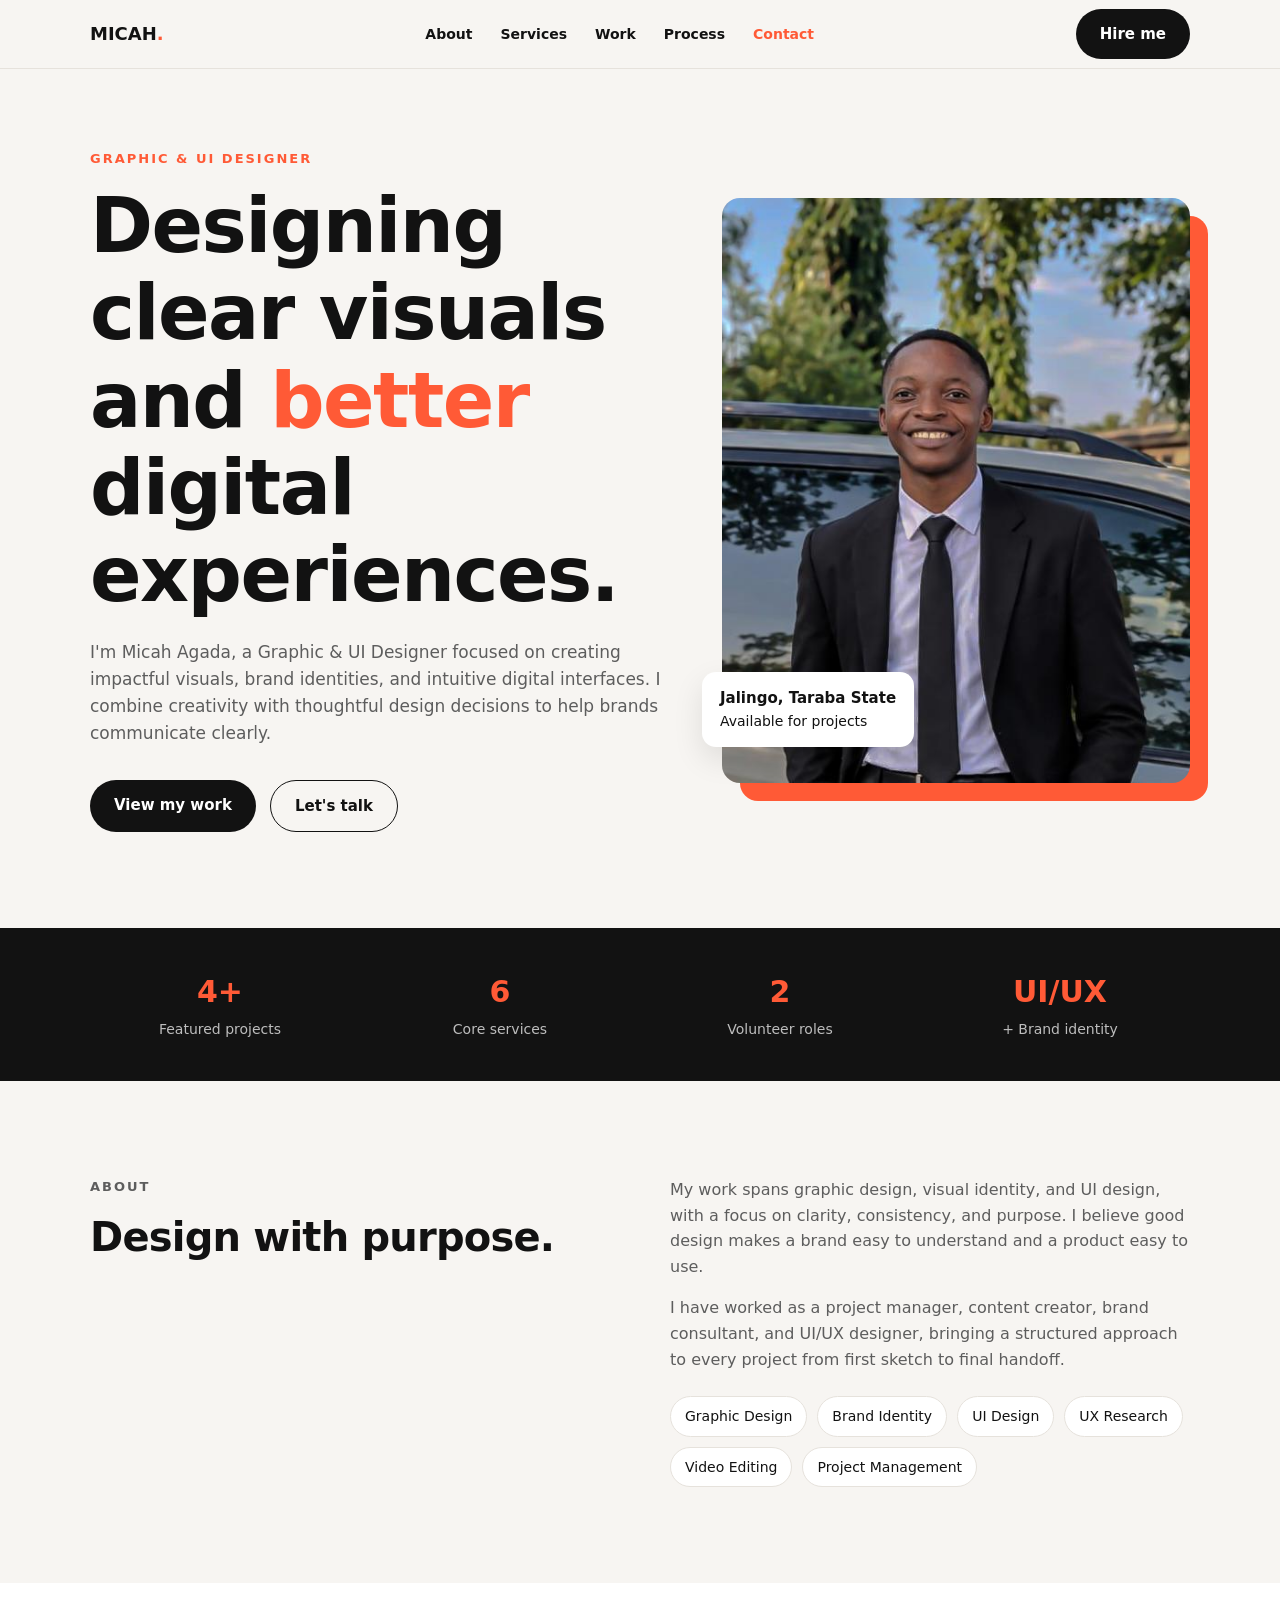
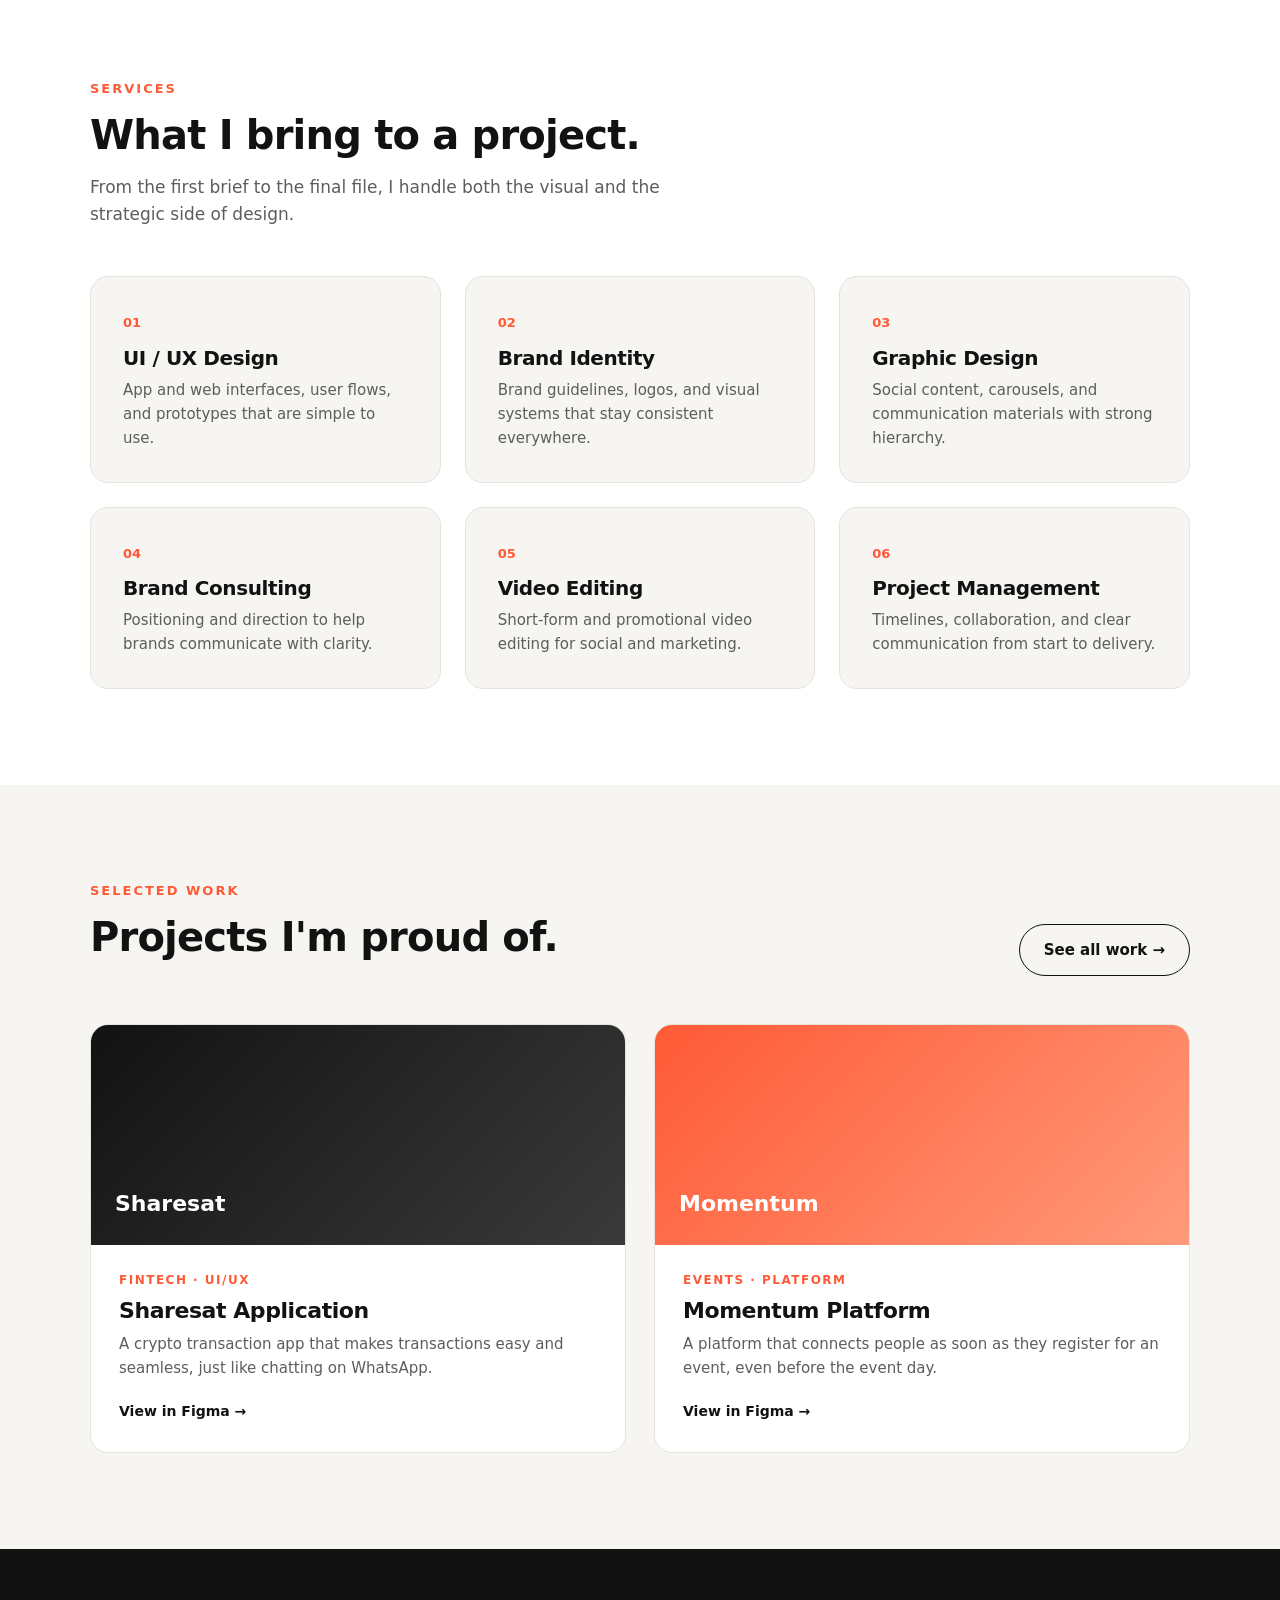
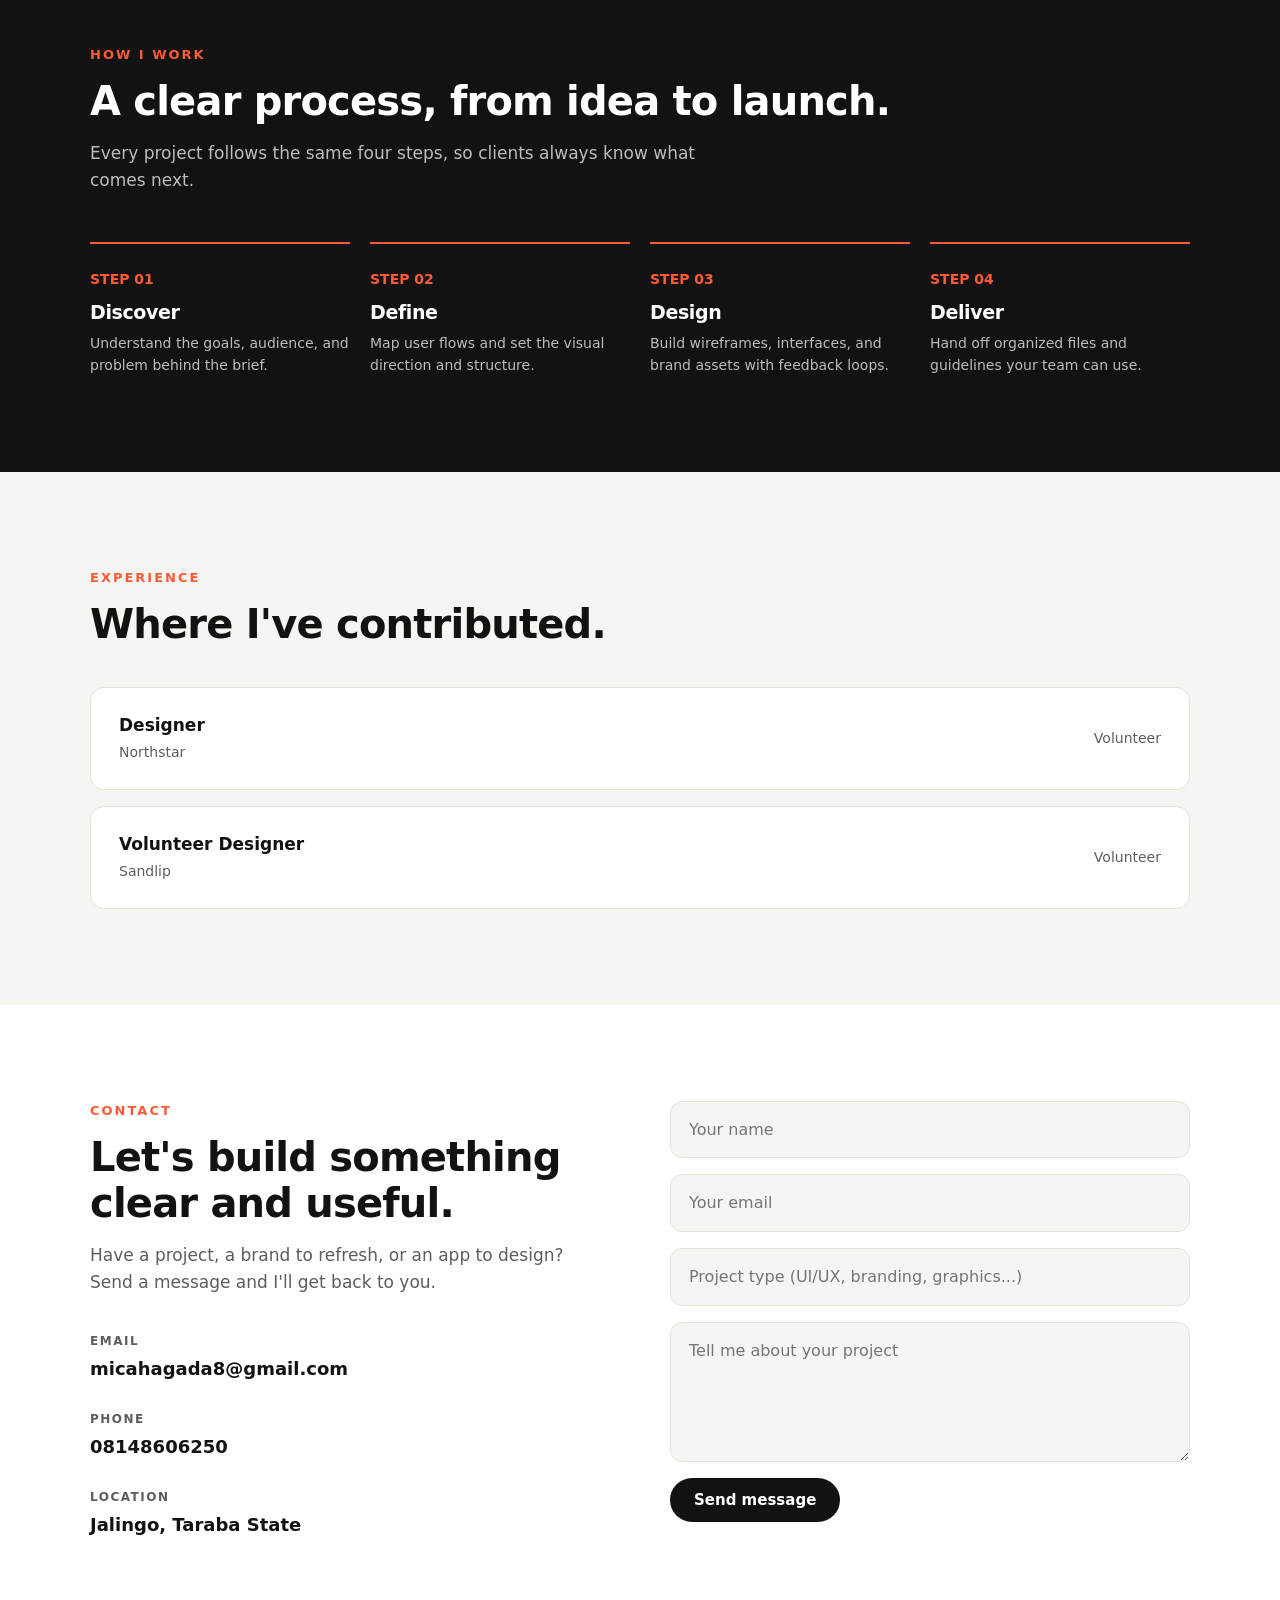
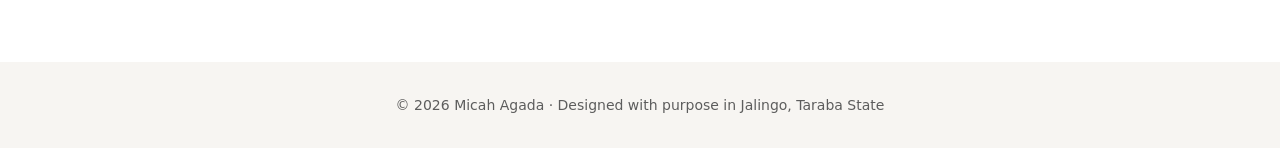
<file: index.html>
<!DOCTYPE html>
<html lang="en">
<head>
<meta charset="UTF-8">
<meta name="viewport" content="width=device-width, initial-scale=1.0">
<meta name="description" content="Micah Agada, Graphic & UI Designer from Jalingo, Taraba State. Brand identity, UI/UX, and graphic design.">
<title>Micah Agada | Graphic & UI Designer</title>
<link rel="stylesheet" href="style.css">
</head>
<body>

<nav>
  <div class="wrap">
    <a href="index.html" class="brand">MICAH<span>.</span></a>
    <div class="links">
      <a href="#about">About</a>
      <a href="#services">Services</a>
      <a href="work.html">Work</a>
      <a href="#process">Process</a>
      <a href="#contact">Contact</a>
    </div>
    <div style="display:flex;gap:14px;align-items:center">
      <a href="#contact" class="btn nav-cta">Hire me</a>
      <button class="menu-btn" aria-label="Toggle menu">☰</button>
    </div>
  </div>
</nav>

<header class="hero" id="home">
  <div class="wrap">
    <div class="reveal in">
      <p class="eyebrow">Graphic &amp; UI Designer</p>
      <h1>Designing clear visuals and <em>better</em> digital experiences.</h1>
      <p class="lead">I'm Micah Agada, a Graphic &amp; UI Designer focused on creating impactful visuals, brand identities, and intuitive digital interfaces. I combine creativity with thoughtful design decisions to help brands communicate clearly.</p>
      <div class="cta">
        <a href="work.html" class="btn">View my work</a>
        <a href="#contact" class="btn ghost">Let's talk</a>
      </div>
    </div>
    <div class="photo reveal in">
      <img src="micah.jfif" alt="Micah Agada, Graphic and UI Designer">
      <div class="badge"><strong>Jalingo, Taraba State</strong>Available for projects</div>
    </div>
  </div>
</header>

<div class="stats">
  <div class="wrap">
    <div><b>4+</b><span>Featured projects</span></div>
    <div><b>6</b><span>Core services</span></div>
    <div><b>2</b><span>Volunteer roles</span></div>
    <div><b>UI/UX</b><span>+ Brand identity</span></div>
  </div>
</div>

<section class="about" id="about">
  <div class="wrap">
    <div class="reveal">
      <p class="eyebrow">About</p>
      <h2>Design with purpose.</h2>
    </div>
    <div class="reveal">
      <p>My work spans graphic design, visual identity, and UI design, with a focus on clarity, consistency, and purpose. I believe good design makes a brand easy to understand and a product easy to use.</p>
      <p>I have worked as a project manager, content creator, brand consultant, and UI/UX designer, bringing a structured approach to every project from first sketch to final handoff.</p>
      <div class="tags">
        <span>Graphic Design</span><span>Brand Identity</span><span>UI Design</span><span>UX Research</span><span>Video Editing</span><span>Project Management</span>
      </div>
    </div>
  </div>
</section>

<section class="services" id="services">
  <div class="wrap">
    <p class="eyebrow reveal">Services</p>
    <h2 class="reveal">What I bring to a project.</h2>
    <p class="lead reveal">From the first brief to the final file, I handle both the visual and the strategic side of design.</p>
    <div class="grid3">
      <div class="svc reveal"><span class="num">01</span><h3>UI / UX Design</h3><p>App and web interfaces, user flows, and prototypes that are simple to use.</p></div>
      <div class="svc reveal"><span class="num">02</span><h3>Brand Identity</h3><p>Brand guidelines, logos, and visual systems that stay consistent everywhere.</p></div>
      <div class="svc reveal"><span class="num">03</span><h3>Graphic Design</h3><p>Social content, carousels, and communication materials with strong hierarchy.</p></div>
      <div class="svc reveal"><span class="num">04</span><h3>Brand Consulting</h3><p>Positioning and direction to help brands communicate with clarity.</p></div>
      <div class="svc reveal"><span class="num">05</span><h3>Video Editing</h3><p>Short-form and promotional video editing for social and marketing.</p></div>
      <div class="svc reveal"><span class="num">06</span><h3>Project Management</h3><p>Timelines, collaboration, and clear communication from start to delivery.</p></div>
    </div>
  </div>
</section>

<section class="work" id="featured">
  <div class="wrap">
    <div class="section-head reveal">
      <div>
        <p class="eyebrow">Selected Work</p>
        <h2>Projects I'm proud of.</h2>
      </div>
      <a href="work.html" class="btn ghost">See all work →</a>
    </div>
    <div class="work-grid">
      <a class="project reveal" href="https://www.figma.com/design/VH6t4yDfwXnNTOUTF4e01V/sharesat-project?node-id=0-1&t=yiK2d1axeAK8Vbx0-1" target="_blank" rel="noopener">
        <div class="thumb t1">Sharesat</div>
        <div class="body"><span class="type">Fintech · UI/UX</span><h3>Sharesat Application</h3><p>A crypto transaction app that makes transactions easy and seamless, just like chatting on WhatsApp.</p><span class="more">View in Figma →</span></div>
      </a>
      <a class="project reveal" href="https://www.figma.com/design/2PZEbL9EhXy1DDiWXJX9yr/Momentum?node-id=438-54&t=kKQC2JNN46VFcCrK-1" target="_blank" rel="noopener">
        <div class="thumb t2">Momentum</div>
        <div class="body"><span class="type">Events · Platform</span><h3>Momentum Platform</h3><p>A platform that connects people as soon as they register for an event, even before the event day.</p><span class="more">View in Figma →</span></div>
      </a>
    </div>
  </div>
</section>

<section class="process" id="process">
  <div class="wrap">
    <p class="eyebrow reveal">How I work</p>
    <h2 class="reveal">A clear process, from idea to launch.</h2>
    <p class="lead reveal">Every project follows the same four steps, so clients always know what comes next.</p>
    <div class="steps">
      <div class="step reveal"><b>STEP 01</b><h3>Discover</h3><p>Understand the goals, audience, and problem behind the brief.</p></div>
      <div class="step reveal"><b>STEP 02</b><h3>Define</h3><p>Map user flows and set the visual direction and structure.</p></div>
      <div class="step reveal"><b>STEP 03</b><h3>Design</h3><p>Build wireframes, interfaces, and brand assets with feedback loops.</p></div>
      <div class="step reveal"><b>STEP 04</b><h3>Deliver</h3><p>Hand off organized files and guidelines your team can use.</p></div>
    </div>
  </div>
</section>

<section class="experience">
  <div class="wrap">
    <p class="eyebrow reveal">Experience</p>
    <h2 class="reveal">Where I've contributed.</h2>
    <div class="exp-list">
      <div class="exp reveal"><div><strong>Designer</strong><br><span>Northstar</span></div><span>Volunteer</span></div>
      <div class="exp reveal"><div><strong>Volunteer Designer</strong><br><span>Sandlip</span></div><span>Volunteer</span></div>
    </div>
  </div>
</section>

<section class="contact" id="contact">
  <div class="wrap">
    <div class="reveal">
      <p class="eyebrow">Contact</p>
      <h2>Let's build something clear and useful.</h2>
      <p class="lead">Have a project, a brand to refresh, or an app to design? Send a message and I'll get back to you.</p>
      <div class="info-item"><small>Email</small><a href="mailto:micahagada8@gmail.com">micahagada8@gmail.com</a></div>
      <div class="info-item"><small>Phone</small><a href="tel:08148606250">08148606250</a></div>
      <div class="info-item"><small>Location</small><p>Jalingo, Taraba State</p></div>
    </div>
    <div class="reveal">
      <form class="contact-form">
        <input type="text" placeholder="Your name" required>
        <input type="email" placeholder="Your email" required>
        <input type="text" placeholder="Project type (UI/UX, branding, graphics...)">
        <textarea placeholder="Tell me about your project" required></textarea>
        <button class="btn" type="submit" style="justify-self:start">Send message</button>
        <p class="form-note">Thanks! Your message has been received. I'll reply soon.</p>
      </form>
    </div>
  </div>
</section>

<footer>
  <div class="wrap">© 2026 Micah Agada · Designed with purpose in Jalingo, Taraba State</div>
</footer>

<script src="script.js"></script>
</body>
</html>
</file>
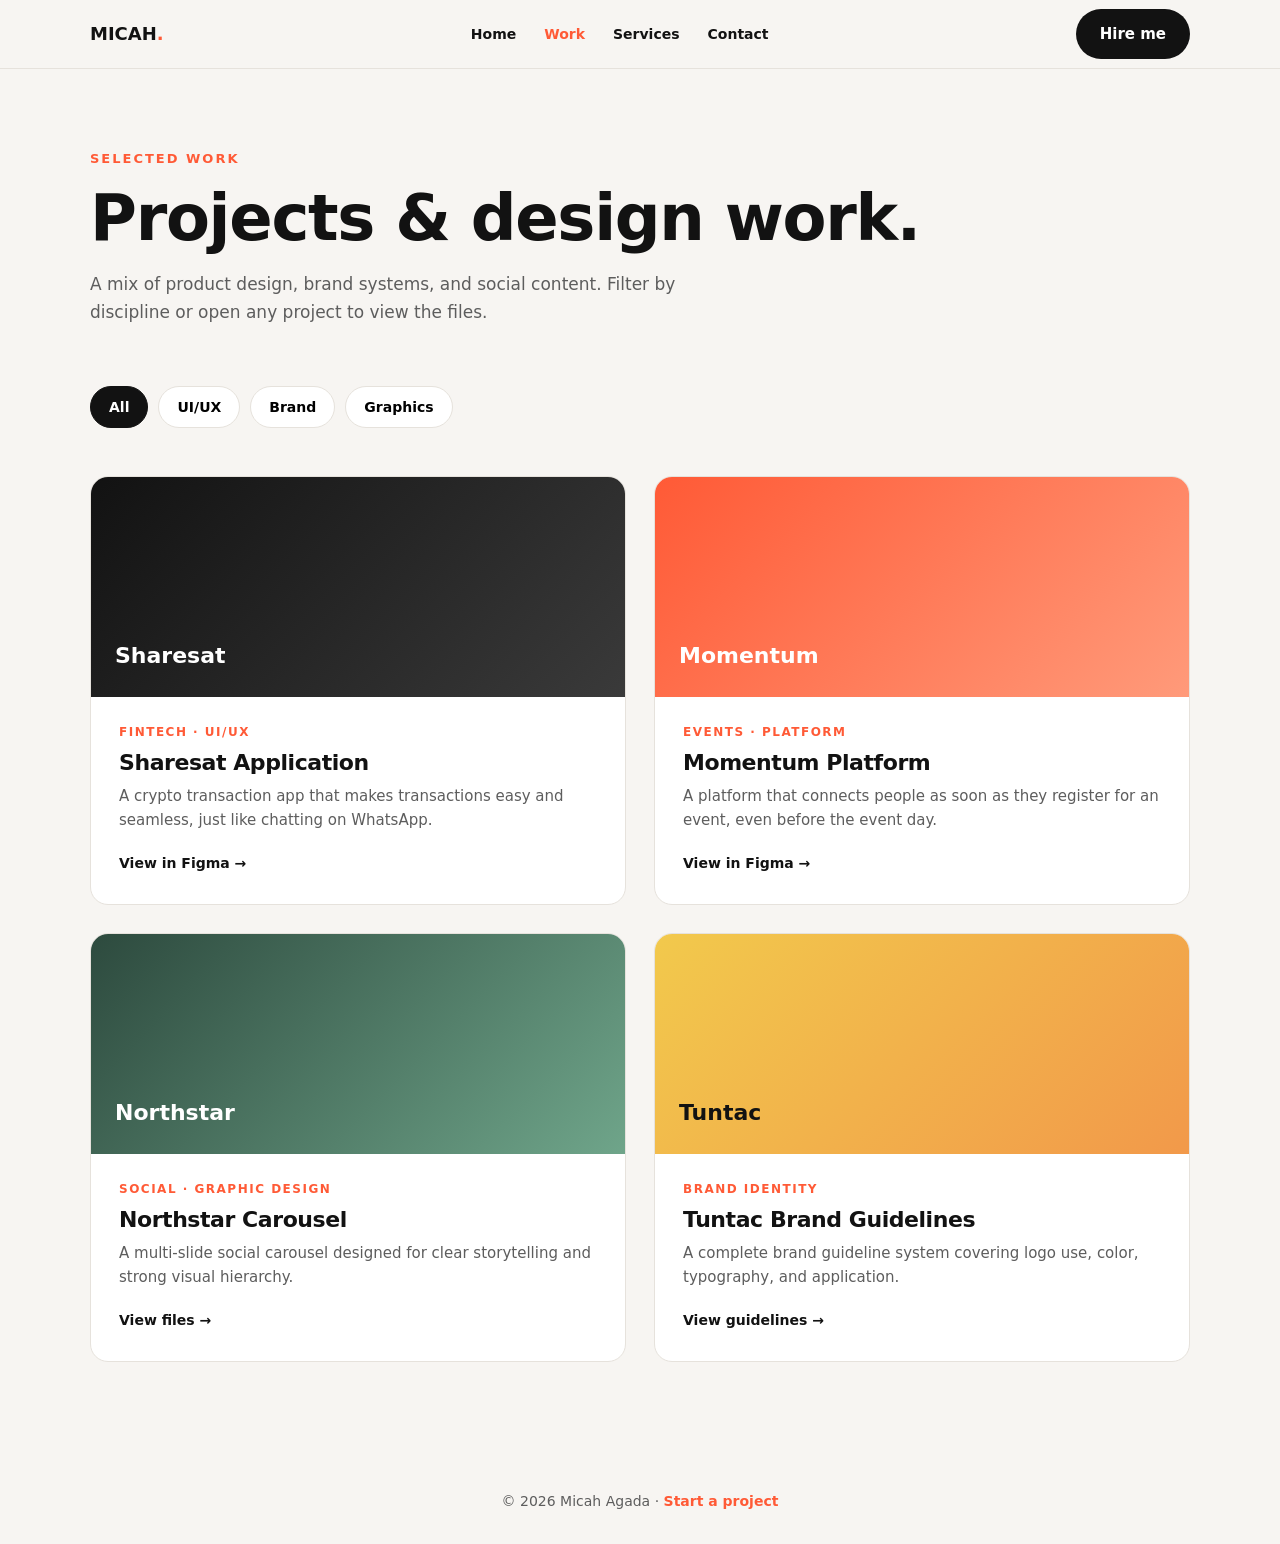
<file: work.html>
<!DOCTYPE html>
<html lang="en">
<head>
<meta charset="UTF-8">
<meta name="viewport" content="width=device-width, initial-scale=1.0">
<title>Work | Micah Agada</title>
<link rel="stylesheet" href="style.css">
</head>
<body>

<nav>
  <div class="wrap">
    <a href="index.html" class="brand">MICAH<span>.</span></a>
    <div class="links">
      <a href="index.html">Home</a>
      <a href="work.html" class="active">Work</a>
      <a href="index.html#services">Services</a>
      <a href="index.html#contact">Contact</a>
    </div>
    <div style="display:flex;gap:14px;align-items:center">
      <a href="index.html#contact" class="btn nav-cta">Hire me</a>
      <button class="menu-btn" aria-label="Toggle menu">☰</button>
    </div>
  </div>
</nav>

<header style="padding:80px 0 40px">
  <div class="wrap reveal in">
    <p class="eyebrow">Selected Work</p>
    <h1 style="font-size:clamp(40px,6vw,64px);margin-bottom:16px">Projects &amp; design work.</h1>
    <p class="lead">A mix of product design, brand systems, and social content. Filter by discipline or open any project to view the files.</p>
  </div>
</header>

<section style="padding-top:20px">
  <div class="wrap">
    <div class="section-head">
      <div class="filters">
        <button class="filter active" data-filter="all">All</button>
        <button class="filter" data-filter="ui">UI/UX</button>
        <button class="filter" data-filter="brand">Brand</button>
        <button class="filter" data-filter="graphic">Graphics</button>
      </div>
    </div>

    <div class="work-grid">
      <a class="project reveal" data-category="ui" href="https://www.figma.com/design/VH6t4yDfwXnNTOUTF4e01V/sharesat-project?node-id=0-1&t=yiK2d1axeAK8Vbx0-1" target="_blank" rel="noopener">
        <div class="thumb t1">Sharesat</div>
        <div class="body"><span class="type">Fintech · UI/UX</span><h3>Sharesat Application</h3><p>A crypto transaction app that makes transactions easy and seamless, just like chatting on WhatsApp.</p><span class="more">View in Figma →</span></div>
      </a>
      <a class="project reveal" data-category="ui" href="https://www.figma.com/design/2PZEbL9EhXy1DDiWXJX9yr/Momentum?node-id=438-54&t=kKQC2JNN46VFcCrK-1" target="_blank" rel="noopener">
        <div class="thumb t2">Momentum</div>
        <div class="body"><span class="type">Events · Platform</span><h3>Momentum Platform</h3><p>A platform that connects people as soon as they register for an event, even before the event day.</p><span class="more">View in Figma →</span></div>
      </a>
      <a class="project reveal" data-category="graphic" href="https://drive.google.com/drive/folders/1RyCMN3zBg_HGqLtujz356DIIgwIbl3q7?usp=sharing" target="_blank" rel="noopener">
        <div class="thumb t3">Northstar</div>
        <div class="body"><span class="type">Social · Graphic Design</span><h3>Northstar Carousel</h3><p>A multi-slide social carousel designed for clear storytelling and strong visual hierarchy.</p><span class="more">View files →</span></div>
      </a>
      <a class="project reveal" data-category="brand" href="https://drive.google.com/drive/folders/1rxMGz-g6muFmkySWtY0OhWSC7MIHfpUT?usp=sharing" target="_blank" rel="noopener">
        <div class="thumb t4">Tuntac</div>
        <div class="body"><span class="type">Brand Identity</span><h3>Tuntac Brand Guidelines</h3><p>A complete brand guideline system covering logo use, color, typography, and application.</p><span class="more">View guidelines →</span></div>
      </a>
    </div>
  </div>
</section>

<footer>
  <div class="wrap">© 2026 Micah Agada · <a href="index.html#contact" style="color:var(--accent);font-weight:600">Start a project</a></div>
</footer>

<script src="script.js"></script>
</body>
</html>
</file>
<file: style.css>
:root{--ink:#121212;--muted:#5d5d5d;--paper:#f7f5f2;--card:#fff;--accent:#ff5a36;--line:#e6e2dc;--radius:18px}
*{box-sizing:border-box;margin:0;padding:0}
html{scroll-behavior:smooth;scroll-padding-top:80px}
body{font-family:"Inter",system-ui,-apple-system,"Segoe UI",sans-serif;color:var(--ink);background:var(--paper);line-height:1.6}
a{color:inherit;text-decoration:none}
img{max-width:100%;display:block}
.wrap{width:min(1100px,92%);margin:0 auto}
section{padding:96px 0}
.eyebrow{font-size:13px;letter-spacing:2px;text-transform:uppercase;color:var(--accent);font-weight:700;margin-bottom:12px}
h1,h2,h3{line-height:1.15;letter-spacing:-.02em}
h2{font-size:clamp(28px,4vw,40px);margin-bottom:16px}
.lead{color:var(--muted);font-size:17px;max-width:620px}
.btn{display:inline-block;padding:13px 24px;border-radius:999px;background:var(--ink);color:#fff;font-weight:600;font-size:15px;border:none;cursor:pointer;font-family:inherit;transition:.3s ease}
.btn:hover{background:var(--accent);transform:translateY(-2px)}
.btn.ghost{background:transparent;color:var(--ink);border:1.5px solid var(--ink)}
.btn.ghost:hover{background:var(--ink);color:#fff}

/* Nav */
nav{position:sticky;top:0;z-index:20;background:rgba(247,245,242,.92);backdrop-filter:blur(10px);border-bottom:1px solid var(--line)}
nav .wrap{display:flex;justify-content:space-between;align-items:center;height:68px}
.brand{font-weight:800;font-size:18px}
.brand span{color:var(--accent)}
.links{display:flex;gap:28px;font-size:14px;font-weight:600}
.links a{transition:color .2s}
.links a:hover,.links a.active{color:var(--accent)}
.menu-btn{display:none;background:none;border:none;font-size:26px;cursor:pointer;color:var(--ink)}

/* Hero */
.hero{padding:80px 0 96px}
.hero .wrap{display:grid;grid-template-columns:1.1fr .9fr;gap:60px;align-items:center}
.hero h1{font-size:clamp(42px,7vw,76px);margin-bottom:20px}
.hero h1 em{font-style:normal;color:var(--accent)}
.hero .lead{margin-bottom:32px}
.cta{display:flex;gap:14px;flex-wrap:wrap}
.photo{position:relative;z-index:0}
.photo img{width:100%;aspect-ratio:4/5;object-fit:cover;border-radius:var(--radius)}
.photo::after{content:"";position:absolute;inset:18px -18px -18px 18px;border-radius:var(--radius);background:var(--accent);z-index:-1}
.badge{position:absolute;left:-20px;bottom:36px;background:var(--card);padding:14px 18px;border-radius:14px;box-shadow:0 12px 30px rgba(0,0,0,.1);font-size:14px}
.badge strong{display:block;font-size:15px}

/* Stats */
.stats{background:var(--ink);color:#fff;padding:40px 0}
.stats .wrap{display:grid;grid-template-columns:repeat(4,1fr);text-align:center;gap:20px}
.stats b{display:block;font-size:30px;color:var(--accent)}
.stats span{font-size:14px;color:#bdbdbd}

/* About */
.about .wrap{display:grid;grid-template-columns:1fr 1fr;gap:60px}
.about p{color:var(--muted);margin-bottom:16px}
.tags{display:flex;flex-wrap:wrap;gap:10px;margin-top:24px}
.tags span{background:var(--card);border:1px solid var(--line);padding:8px 14px;border-radius:999px;font-size:14px;font-weight:500}

/* Services */
.services{background:var(--card)}
.grid3{display:grid;grid-template-columns:repeat(3,1fr);gap:24px;margin-top:48px}
.svc{padding:32px;border-radius:var(--radius);background:var(--paper);border:1px solid var(--line);transition:.3s ease}
.svc:hover{transform:translateY(-6px);border-color:var(--accent)}
.svc .num{font-size:13px;font-weight:700;color:var(--accent)}
.svc h3{font-size:20px;margin:12px 0 8px}
.svc p{color:var(--muted);font-size:15px}

/* Work */
.section-head{display:flex;justify-content:space-between;align-items:flex-end;flex-wrap:wrap;gap:20px;margin-bottom:48px}
.section-head .lead{margin:0}
.work-grid{display:grid;grid-template-columns:repeat(2,1fr);gap:28px}
.project{background:var(--card);border-radius:var(--radius);overflow:hidden;border:1px solid var(--line);transition:.3s ease;display:flex;flex-direction:column}
.project:hover{box-shadow:0 20px 40px rgba(0,0,0,.08);transform:translateY(-4px)}
.project.hidden{display:none}
.thumb{height:220px;display:flex;align-items:flex-end;padding:24px;color:#fff;font-weight:700;font-size:22px}
.t1{background:linear-gradient(135deg,#121212,#3a3a3a)}
.t2{background:linear-gradient(135deg,#ff5a36,#ff9a7a)}
.t3{background:linear-gradient(135deg,#2d4a3e,#6fa58a)}
.t4{background:linear-gradient(135deg,#f2c94c,#f2994a);color:var(--ink)}
.project .body{padding:26px 28px 30px;display:flex;flex-direction:column;flex:1}
.project .type{font-size:12px;letter-spacing:1.5px;text-transform:uppercase;color:var(--accent);font-weight:700}
.project h3{font-size:22px;margin:8px 0}
.project p{color:var(--muted);font-size:15px;margin-bottom:20px}
.project .more{margin-top:auto;font-weight:700;font-size:14px}
.project:hover .more{color:var(--accent)}
.filters{display:flex;gap:10px;flex-wrap:wrap}
.filter{padding:9px 18px;border-radius:999px;border:1.5px solid var(--line);background:var(--card);font:inherit;font-size:14px;font-weight:600;cursor:pointer;transition:.2s}
.filter.active,.filter:hover{background:var(--ink);color:#fff;border-color:var(--ink)}

/* Process */
.process{background:var(--ink);color:#fff}
.process .lead{color:#bdbdbd}
.steps{display:grid;grid-template-columns:repeat(4,1fr);gap:20px;margin-top:48px}
.step{border-top:2px solid var(--accent);padding-top:22px}
.step b{font-size:14px;color:var(--accent)}
.step h3{font-size:19px;margin:10px 0 8px}
.step p{color:#bdbdbd;font-size:14px}

/* Experience */
.exp-list{margin-top:40px;display:grid;gap:16px}
.exp{display:flex;justify-content:space-between;align-items:center;background:var(--card);padding:24px 28px;border-radius:14px;border:1px solid var(--line);flex-wrap:wrap;gap:10px}
.exp strong{font-size:17px}
.exp span{color:var(--muted);font-size:14px}

/* Contact */
.contact{background:var(--card)}
.contact .wrap{display:grid;grid-template-columns:1fr 1fr;gap:60px;align-items:start}
.contact .lead{margin-bottom:36px}
.info-item{margin-bottom:26px}
.info-item small{display:block;font-size:12px;text-transform:uppercase;letter-spacing:1.5px;color:var(--muted);margin-bottom:4px;font-weight:700}
.info-item a,.info-item p{font-size:18px;font-weight:600}
.info-item a:hover{color:var(--accent)}
form{display:grid;gap:16px}
input,textarea{width:100%;padding:15px 18px;border:1.5px solid var(--line);border-radius:12px;font:inherit;background:var(--paper);transition:.3s ease}
input:focus,textarea:focus{outline:none;border-color:var(--accent);background:#fff}
textarea{min-height:140px;resize:vertical}
.form-note{display:none;background:#e7f6ec;color:#1d6b3a;padding:14px 18px;border-radius:12px;font-size:15px}
.form-note.show{display:block}
footer{padding:32px 0;text-align:center;font-size:14px;color:var(--muted)}

/* Reveal animation */
.reveal{opacity:0;transform:translateY(24px);transition:opacity .7s ease,transform .7s ease}
.reveal.in{opacity:1;transform:none}

/* Responsive */
@media (max-width:900px){
  .hero .wrap,.about .wrap,.contact .wrap{grid-template-columns:1fr;gap:40px}
  .photo{max-width:420px}
  .badge{left:12px}
  .grid3{grid-template-columns:1fr}
  .work-grid{grid-template-columns:1fr}
  .steps{grid-template-columns:repeat(2,1fr)}
  .stats .wrap{grid-template-columns:repeat(2,1fr)}
  .links{display:none;position:absolute;top:68px;left:0;right:0;flex-direction:column;gap:0;background:var(--paper);border-bottom:1px solid var(--line)}
  .links.open{display:flex}
  .links a{padding:16px 6%;border-top:1px solid var(--line)}
  .menu-btn{display:block}
}
@media (max-width:560px){
  section{padding:72px 0}
  .steps{grid-template-columns:1fr}
  .nav-cta{display:none}
}
</file>
